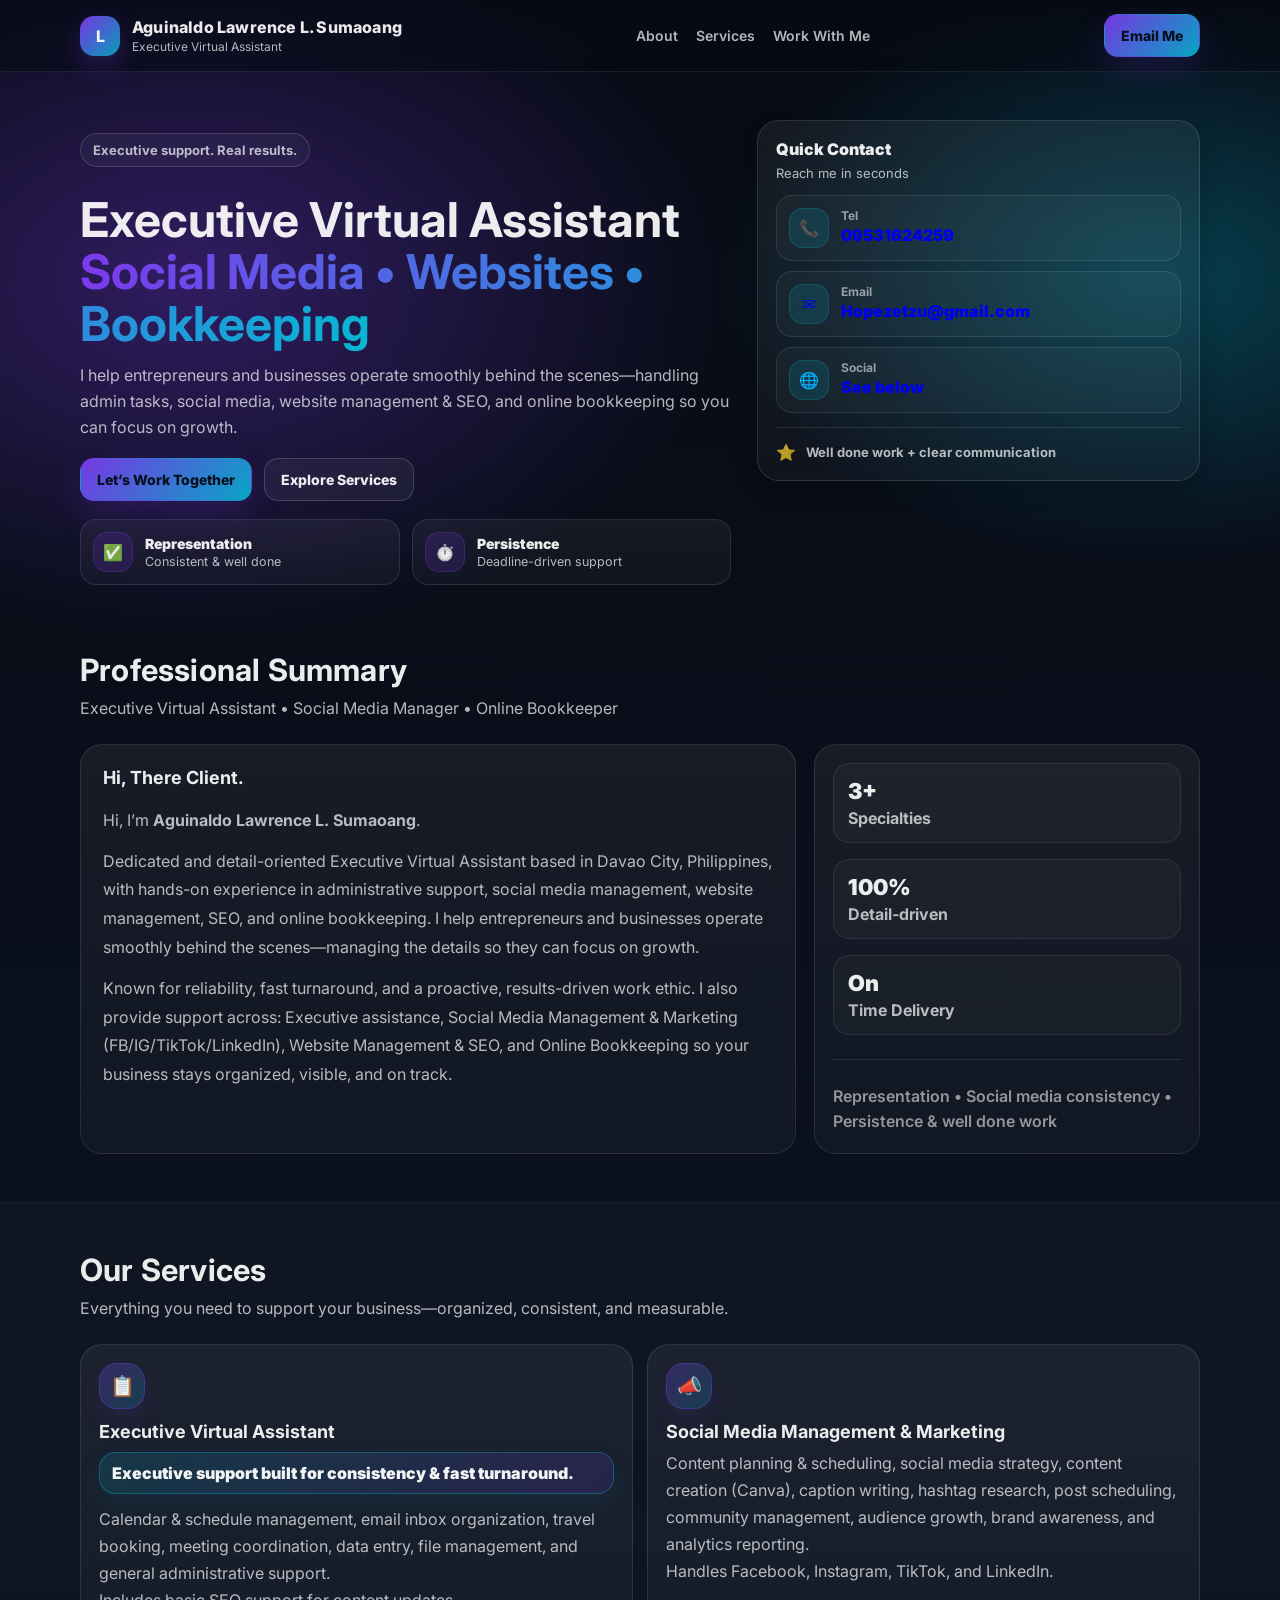
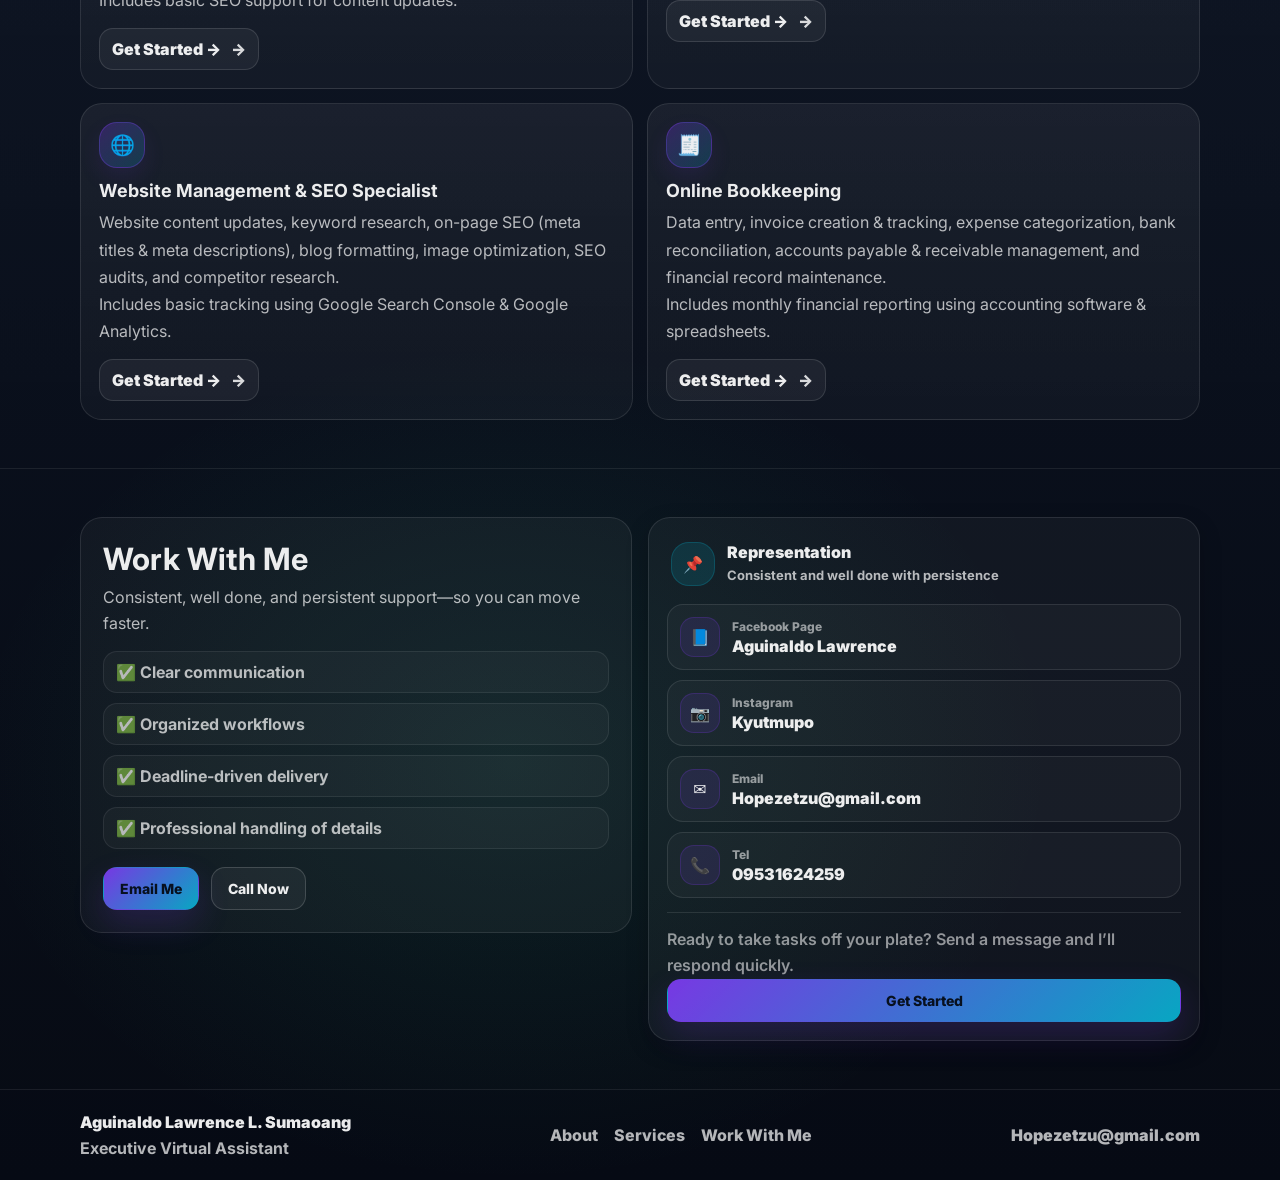
<file: index.html>
<!doctype html>
<html lang="en">
<head>
  <meta charset="UTF-8" />
  <meta name="viewport" content="width=device-width, initial-scale=1.0" />
  <title>Aguinaldo Lawrence L. Sumaoang | Executive Virtual Assistant</title>
  <meta name="description" content="Executive Virtual Assistant (Philippines) specializing in Executive Support, Social Media Management, Website Management & SEO, and Online Bookkeeping." />


  <link rel="preconnect" href="https://fonts.googleapis.com">
  <link rel="preconnect" href="https://fonts.gstatic.com" crossorigin>
  <link href="https://fonts.googleapis.com/css2?family=Inter:wght@400;500;600;700&display=swap" rel="stylesheet">

  <link rel="stylesheet" href="./style.css" />
</head>
<body>
  <a class="skip-link" href="#main">Skip to content</a>

  <header class="site-header">
    <div class="container header-inner">
      <div class="brand" aria-label="Brand">
        <div class="brand-mark" aria-hidden="true">L</div>
        <div>
          <div class="brand-name">Aguinaldo Lawrence L. Sumaoang</div>
          <div class="brand-tag">Executive Virtual Assistant</div>

        </div>
      </div>

      <nav class="nav" aria-label="Primary">
        <a href="#about" class="nav-link">About</a>
        <a href="#services" class="nav-link">Services</a>
        <a href="#work" class="nav-link">Work With Me</a>
      </nav>

      <div class="header-cta">
        <a class="btn btn-primary" href="mailto:Hopezetzu@gmail.com">Email Me</a>
        <button class="icon-btn nav-toggle" type="button" aria-label="Open menu" aria-expanded="false" aria-controls="mobileMenu">

          <span class="icon">☰</span>
        </button>
      </div>
    </div>

    <div id="mobileMenu" class="mobile-menu" aria-hidden="true">
      <div class="container mobile-menu-inner">
        <a href="#about" class="mobile-link">About</a>
        <a href="#services" class="mobile-link">Services</a>
        <a href="#work" class="mobile-link">Work With Me</a>
        <a class="btn btn-primary btn-block" href="mailto:Hopezetzu@gmail.com">Book a Call</a>
      </div>
    </div>
  </header>

  <main id="main">
    <section class="hero">
      <div class="container hero-inner">
        <div class="hero-copy">
          <p class="eyebrow">Executive support. Real results.</p>
          <h1>
            Executive Virtual Assistant
            <span class="highlight">Social Media • Websites • Bookkeeping</span>
          </h1>
          <p class="lead">
            I help entrepreneurs and businesses operate smoothly behind the scenes—handling admin tasks,
            social media, website management & SEO, and online bookkeeping so you can focus on growth.
          </p>


          <div class="hero-actions">
            <a class="btn btn-primary" href="mailto:Hopezetzu@gmail.com">Let’s Work Together</a>
            <a class="btn btn-ghost" href="#services">Explore Services</a>
          </div>

          <div class="hero-trust" role="list" aria-label="Highlights">
            <div class="trust-item" role="listitem">
              <div class="trust-icon" aria-hidden="true">✅</div>
              <div>
                <div class="trust-title">Representation</div>
                <div class="trust-sub">Consistent & well done</div>
              </div>
            </div>
            <div class="trust-item" role="listitem">
              <div class="trust-icon" aria-hidden="true">⏱️</div>
              <div>
                <div class="trust-title">Persistence</div>
                <div class="trust-sub">Deadline-driven support</div>
              </div>
            </div>
          </div>
        </div>

        <div class="hero-card" aria-label="Quick contact">
          <div class="hero-card-top">
          <div class="hero-card-title">Quick Contact</div>
          <div class="hero-card-sub">Reach me in seconds</div>

          </div>

          <div class="contact-list">
            <a class="contact-row" href="tel:09531624259">

              <span class="contact-badge" aria-hidden="true">📞</span>
              <span>
                <span class="contact-label">Tel</span>
                <span class="contact-value">09531624259</span>
              </span>
            </a>

            <a class="contact-row" href="mailto:Hopezetzu@gmail.com">

              <span class="contact-badge" aria-hidden="true">✉️</span>
              <span>
                <span class="contact-label">Email</span>
                <span class="contact-value">Hopezetzu@gmail.com</span>
              </span>
            </a>

            <a class="contact-row" href="#social" data-scroll>
              <span class="contact-badge" aria-hidden="true">🌐</span>
              <span>
                <span class="contact-label">Social</span>
                <span class="contact-value">See below</span>
              </span>
            </a>
          </div>

          <div class="hero-card-bottom">
            <div class="rating" aria-label="Quality statement">
              <div class="rating-star" aria-hidden="true">⭐</div>
              <div class="rating-text">Well done work + clear communication</div>
            </div>
          </div>
        </div>
      </div>
    </section>

    <section id="about" class="section">
      <div class="container">
        <div class="section-head">
          <h2>Professional Summary</h2>
          <p class="section-sub">Executive Virtual Assistant • Social Media Manager • Online Bookkeeper</p>

        </div>

        <div class="grid-2">
          <div class="about-panel">
            <h3>Hi, There Client.</h3>
          <p>
              Hi, I’m <strong>Aguinaldo Lawrence L. Sumaoang</strong>.
            </p>

            <p>
              Dedicated and detail-oriented Executive Virtual Assistant based in Davao City, Philippines, with hands-on experience in
              administrative support, social media management, website management, SEO, and online bookkeeping. I help
              entrepreneurs and businesses operate smoothly behind the scenes—managing the details so they can focus on growth.
            </p>
            <p>
              Known for reliability, fast turnaround, and a proactive, results-driven work ethic. I also provide support across:
              Executive assistance, Social Media Management & Marketing (FB/IG/TikTok/LinkedIn), Website Management & SEO,
              and Online Bookkeeping so your business stays organized, visible, and on track.
            </p>

          </div>

          <div class="stats-panel" aria-label="Service strengths">
            <div class="stat">
              <div class="stat-num">3+</div>
              <div class="stat-label">Specialties</div>
            </div>
            <div class="stat">
              <div class="stat-num">100%</div>
              <div class="stat-label">Detail-driven</div>
            </div>
            <div class="stat">
              <div class="stat-num">On</div>
              <div class="stat-label">Time Delivery</div>
            </div>
            <div class="divider"></div>
            <p class="small-muted">
              Representation • Social media consistency • Persistence & well done work
            </p>
          </div>
        </div>
      </div>
    </section>

    <section id="services" class="section section-alt">
      <div class="container">
        <div class="section-head">
          <h2>Our Services</h2>
          <p class="section-sub">Everything you need to support your business—organized, consistent, and measurable.</p>
        </div>

        <div class="cards">
          <article class="card" aria-label="Executive Virtual Assistant">
            <div class="card-icon" aria-hidden="true">📋</div>
            <h3>Executive Virtual Assistant</h3>
            <div class="rec-highlight" aria-label="Service highlight">
              Executive support built for consistency & fast turnaround.
            </div>
            <p>
              Calendar & schedule management, email inbox organization, travel booking, meeting coordination,
              data entry, file management, and general administrative support.
              <br />
              Includes basic SEO support for content updates.
            </p>
            <a class="link-btn" href="mailto:Hopezetzu@gmail.com?subject=Executive%20Virtual%20Assistant%20-%20Get%20Started">Get Started →</a>
          </article>


          <article class="card" aria-label="Social Media Management & Marketing">
            <div class="card-icon" aria-hidden="true">📣</div>
            <h3>Social Media Management &amp; Marketing</h3>
            <p>
              Content planning & scheduling, social media strategy, content creation (Canva), caption writing,
              hashtag research, post scheduling, community management, audience growth,
              brand awareness, and analytics reporting.
              <br />
              Handles Facebook, Instagram, TikTok, and LinkedIn.
            </p>
            <a class="link-btn" href="mailto:Hopezetzu@gmail.com?subject=Social%20Media%20Management%20-%20Get%20Started">Get Started →</a>
          </article>


          <article class="card" aria-label="Website Management & SEO Specialist">
            <div class="card-icon" aria-hidden="true">🌐</div>
            <h3>Website Management &amp; SEO Specialist</h3>
            <p>
              Website content updates, keyword research, on-page SEO (meta titles &amp; meta descriptions),
              blog formatting, image optimization, SEO audits, and competitor research.
              <br />
              Includes basic tracking using Google Search Console &amp; Google Analytics.
            </p>
            <a class="link-btn" href="mailto:Hopezetzu@gmail.com?subject=Website%20Management%20%26%20SEO%20-%20Get%20Started">Get Started →</a>
          </article>


          <article class="card" aria-label="Online Bookkeeping">
            <div class="card-icon" aria-hidden="true">🧾</div>
            <h3>Online Bookkeeping</h3>
            <p>
              Data entry, invoice creation &amp; tracking, expense categorization, bank reconciliation,
              accounts payable &amp; receivable management, and financial record maintenance.
              <br />
              Includes monthly financial reporting using accounting software &amp; spreadsheets.
            </p>
            <a class="link-btn" href="mailto:Hopezetzu@gmail.com?subject=Online%20Bookkeeping%20-%20Get%20Started">Get Started →</a>
          </article>

        </div>
      </div>
    </section>

    <section id="work" class="section">
      <div class="container">
        <div class="work-grid">
          <div class="work-copy">
            <div class="section-head" style="margin-bottom:14px;">
              <h2>Work With Me</h2>
              <p class="section-sub">Consistent, well done, and persistent support—so you can move faster.</p>
            </div>

            <div class="checklist" aria-label="What you get">
              <div class="check">✅ Clear communication</div>
              <div class="check">✅ Organized workflows</div>
              <div class="check">✅ Deadline-driven delivery</div>
              <div class="check">✅ Professional handling of details</div>
            </div>

            <div class="cta-band">
              <a class="btn btn-primary" href="mailto:Hopezetzu@gmail.com">Email Me</a>
              <a class="btn btn-ghost" href="tel:09531624259">Call Now</a>
            </div>
          </div>

          <div class="work-card" aria-label="Representation and contact">
            <div class="work-card-top">
              <div class="work-badge" aria-hidden="true">📌</div>
              <div>
                <div class="work-card-title">Representation</div>
                <div class="work-card-sub">Consistent and well done with persistence</div>
              </div>
            </div>

            <div id="social" class="social-block" aria-label="Social media and contact">
              <div class="social-row">
                <span class="social-icon" aria-hidden="true">📘</span>
                <div>
                  <div class="social-label">Facebook Page</div>
                  <div class="social-value">Aguinaldo Lawrence</div>

                </div>
              </div>
              <div class="social-row">
                <span class="social-icon" aria-hidden="true">📷</span>
                <div>
                  <div class="social-label">Instagram</div>
                  <div class="social-value">Kyutmupo</div>
                </div>
              </div>
              <div class="social-row">
                <span class="social-icon" aria-hidden="true">✉️</span>
                <div>
                  <div class="social-label">Email</div>
                  <div class="social-value">Hopezetzu@gmail.com</div>
                </div>
              </div>
              <div class="social-row">
                <span class="social-icon" aria-hidden="true">📞</span>
                <div>
                  <div class="social-label">Tel</div>
                  <div class="social-value">09531624259</div>
                </div>
              </div>
            </div>

            <div class="work-card-bottom">
              <p class="small-muted">
                Ready to take tasks off your plate? Send a message and I’ll respond quickly.
              </p>
              <a class="btn btn-primary btn-block" href="mailto:Hopezetzu@gmail.com?subject=Website%20/%20VA%20Services%20Inquiry">Get Started</a>

            </div>
          </div>
        </div>
      </div>
    </section>
  </main>

  <footer class="footer" id="contact">

    <div class="container footer-inner">
            <div class="footer-left">
        <div class="footer-brand">Aguinaldo Lawrence L. Sumaoang</div>
        <div class="footer-copy">Executive Virtual Assistant</div>
      </div>


      <div class="footer-links" aria-label="Footer links">

        <a href="#about">About</a>
        <a href="#services">Services</a>
        <a href="#work">Work With Me</a>
      </div>

      <div class="footer-right">
        <a class="footer-contact" href="mailto:Hopezetzu@gmail.com">Hopezetzu@gmail.com</a>
      </div>
    </div>
  </footer>

  <script src="./script.js" defer></script>
</body>
</html>
</file>
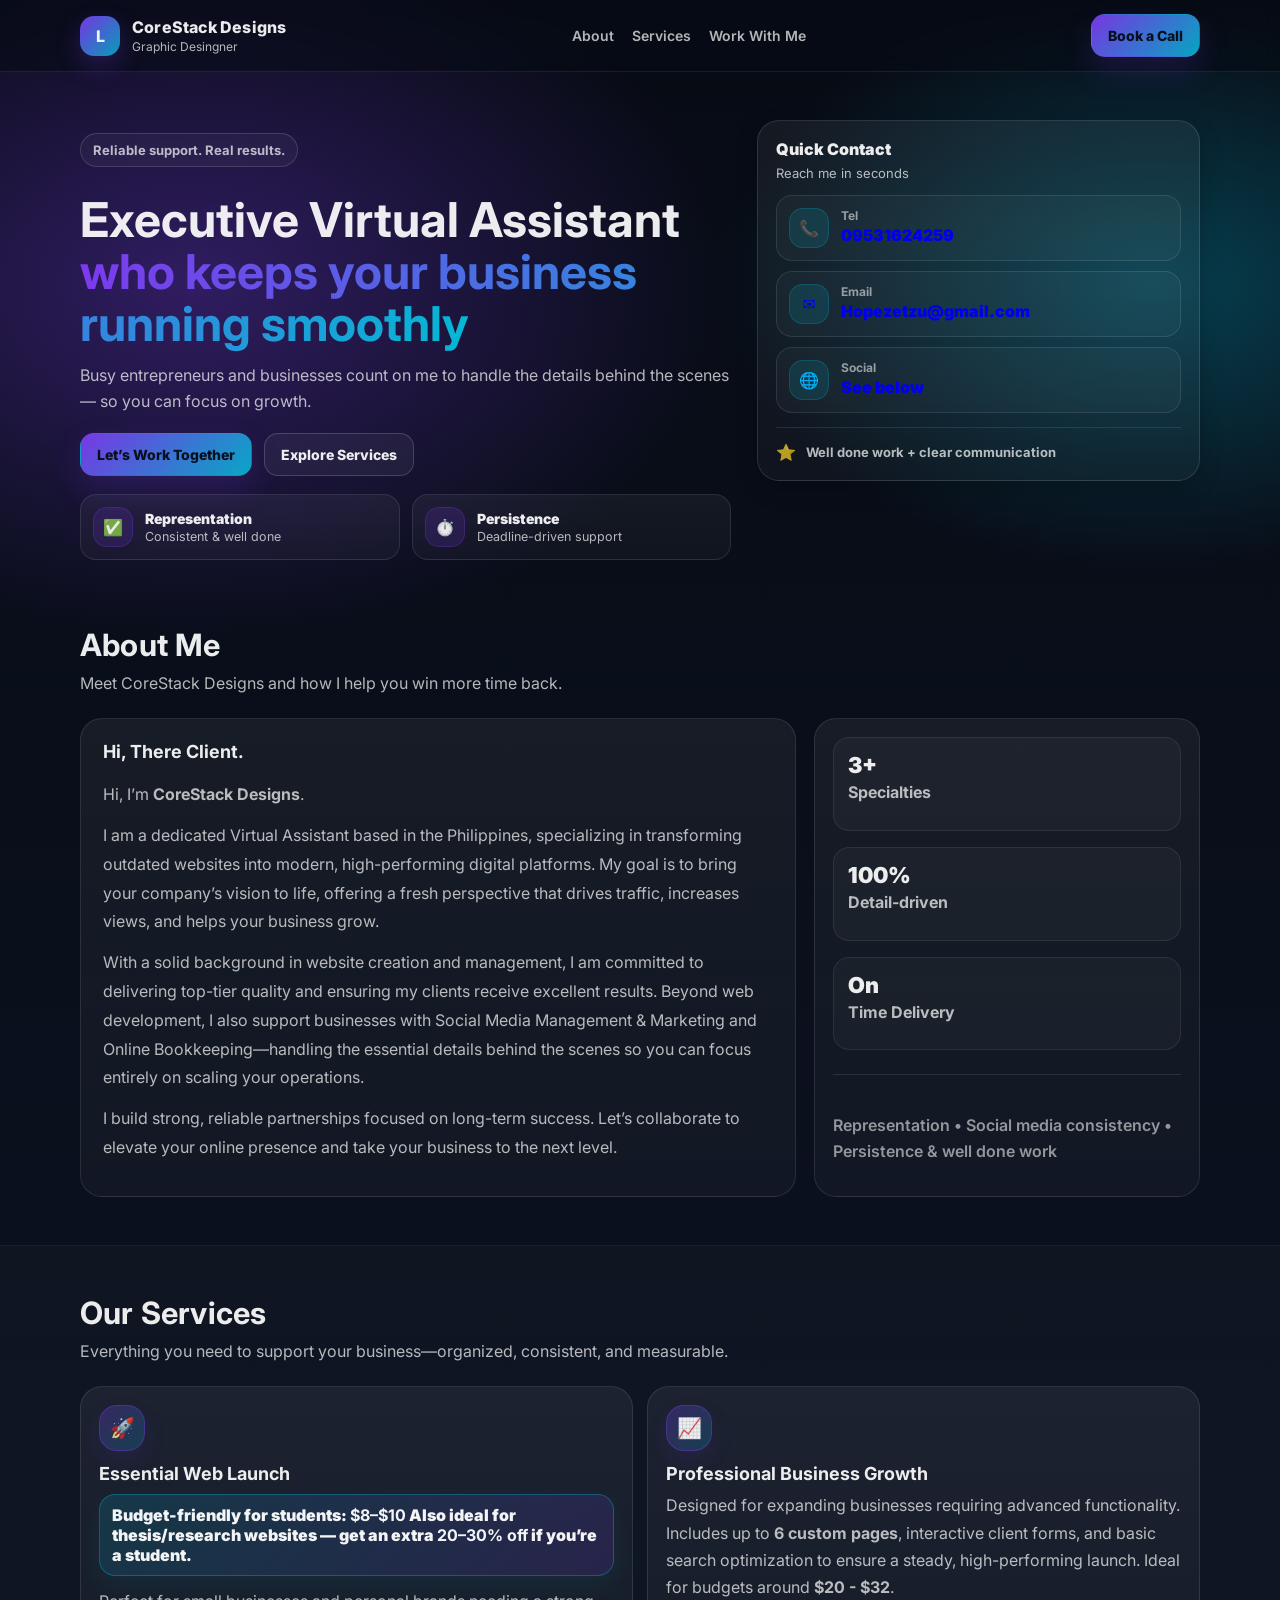
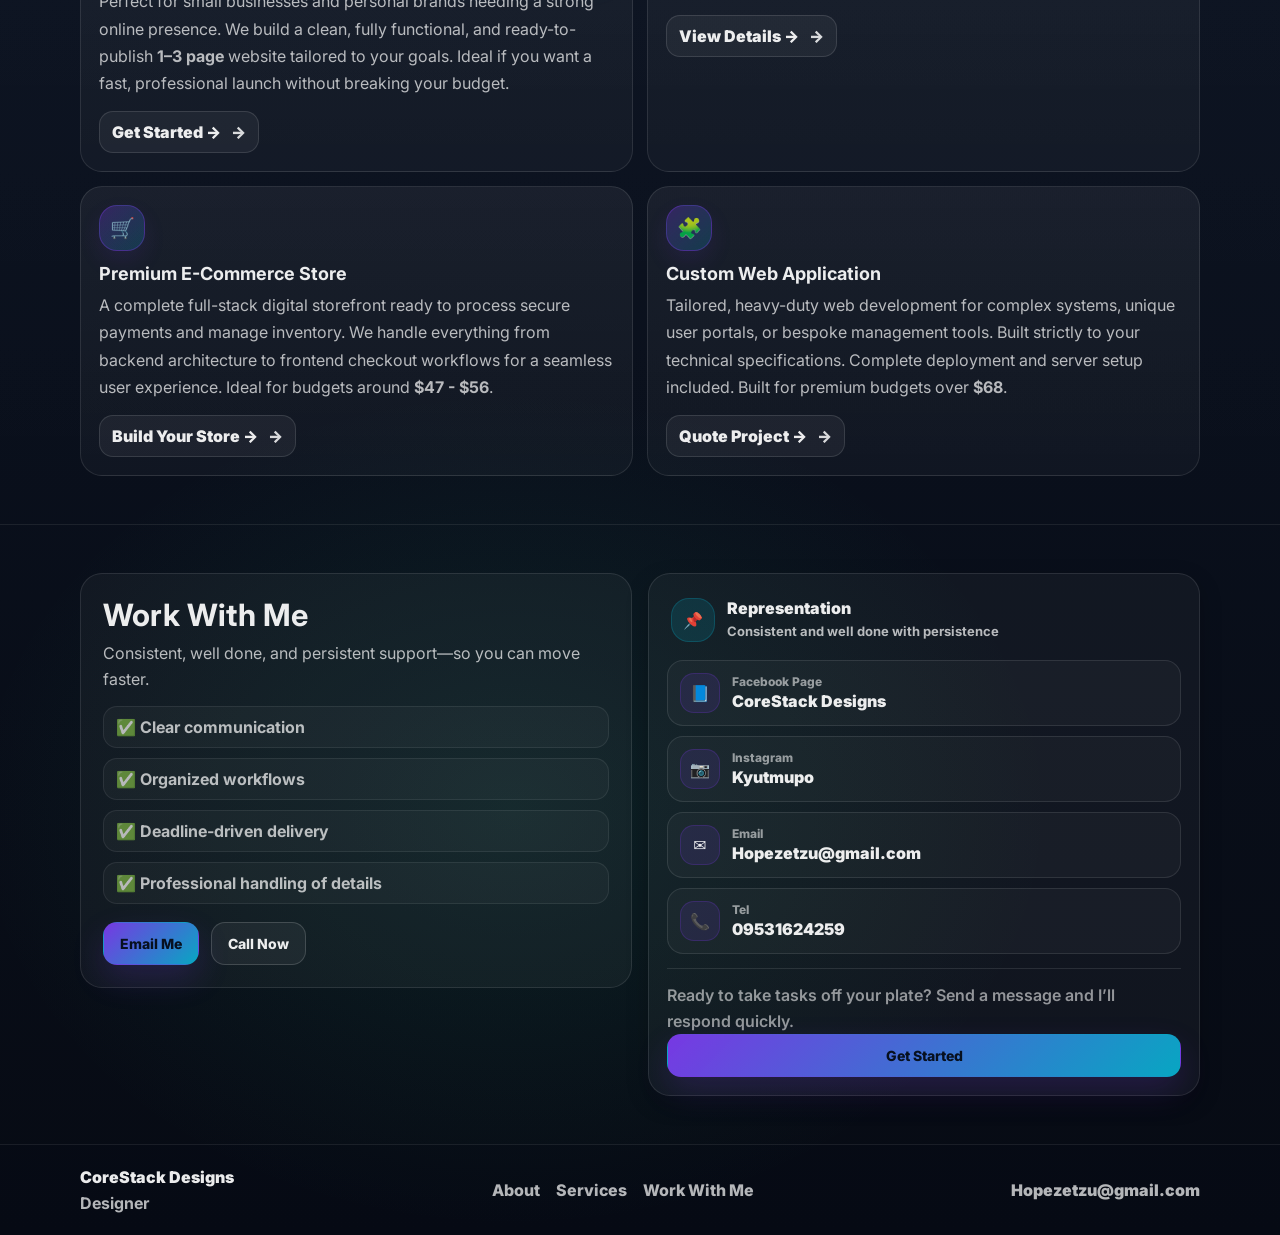
<file: text.html>
<!doctype html>
<html lang="en">
<head>
  <meta charset="UTF-8" />
  <meta name="viewport" content="width=device-width, initial-scale=1.0" />
  <title>Lawrence | Executive Virtual Assistant</title>
  <meta name="description" content="Executive Virtual Assistant (Philippines) specializing in Social Media Management, Website Management & SEO, and Online Bookkeeping." />

  <link rel="preconnect" href="https://fonts.googleapis.com">
  <link rel="preconnect" href="https://fonts.gstatic.com" crossorigin>
  <link href="https://fonts.googleapis.com/css2?family=Inter:wght@400;500;600;700&display=swap" rel="stylesheet">

  <link rel="stylesheet" href="./style.css" />
</head>
<body>
  <a class="skip-link" href="#main">Skip to content</a>

  <header class="site-header">
    <div class="container header-inner">
      <div class="brand" aria-label="Brand">
        <div class="brand-mark" aria-hidden="true">L</div>
        <div>
          <div class="brand-name">CoreStack Designs</div>
          <div class="brand-tag">Graphic Desingner</div>
        </div>
      </div>

      <nav class="nav" aria-label="Primary">
        <a href="#about" class="nav-link">About</a>
        <a href="#services" class="nav-link">Services</a>
        <a href="#work" class="nav-link">Work With Me</a>
      </nav>

      <div class="header-cta">
        <a class="btn btn-primary" href="mailto:Hopezetzu@gmail.com">Book a Call</a>
        <button class="icon-btn nav-toggle" type="button" aria-label="Open menu" aria-expanded="false" aria-controls="mobileMenu">
          <span class="icon">☰</span>
        </button>
      </div>
    </div>

    <div id="mobileMenu" class="mobile-menu" aria-hidden="true">
      <div class="container mobile-menu-inner">
        <a href="#about" class="mobile-link">About</a>
        <a href="#services" class="mobile-link">Services</a>
        <a href="#work" class="mobile-link">Work With Me</a>
        <a class="btn btn-primary btn-block" href="mailto:Hopezetzu@gmail.com">Book a Call</a>
      </div>
    </div>
  </header>

  <main id="main">
    <section class="hero">
      <div class="container hero-inner">
        <div class="hero-copy">
          <p class="eyebrow">Reliable support. Real results.</p>
          <h1>
            Executive Virtual Assistant
            <span class="highlight">who keeps your business running smoothly</span>
          </h1>
          <p class="lead">
            Busy entrepreneurs and businesses count on me to handle the details behind the scenes—
            so you can focus on growth.
          </p>

          <div class="hero-actions">
            <a class="btn btn-primary" href="mailto:Hopezetzu@gmail.com">Let’s Work Together</a>
            <a class="btn btn-ghost" href="#services">Explore Services</a>
          </div>

          <div class="hero-trust" role="list" aria-label="Highlights">
            <div class="trust-item" role="listitem">
              <div class="trust-icon" aria-hidden="true">✅</div>
              <div>
                <div class="trust-title">Representation</div>
                <div class="trust-sub">Consistent & well done</div>
              </div>
            </div>
            <div class="trust-item" role="listitem">
              <div class="trust-icon" aria-hidden="true">⏱️</div>
              <div>
                <div class="trust-title">Persistence</div>
                <div class="trust-sub">Deadline-driven support</div>
              </div>
            </div>
          </div>
        </div>

        <div class="hero-card" aria-label="Quick contact">
          <div class="hero-card-top">
            <div class="hero-card-title">Quick Contact</div>
            <div class="hero-card-sub">Reach me in seconds</div>
          </div>

          <div class="contact-list">
            <a class="contact-row" href="tel:09531624259">
              <span class="contact-badge" aria-hidden="true">📞</span>
              <span>
                <span class="contact-label">Tel</span>
                <span class="contact-value">09531624259</span>
              </span>
            </a>

            <a class="contact-row" href="mailto:Hopezetzu@gmail.com">
              <span class="contact-badge" aria-hidden="true">✉️</span>
              <span>
                <span class="contact-label">Email</span>
                <span class="contact-value">Hopezetzu@gmail.com</span>
              </span>
            </a>

            <a class="contact-row" href="#social" data-scroll>
              <span class="contact-badge" aria-hidden="true">🌐</span>
              <span>
                <span class="contact-label">Social</span>
                <span class="contact-value">See below</span>
              </span>
            </a>
          </div>

          <div class="hero-card-bottom">
            <div class="rating" aria-label="Quality statement">
              <div class="rating-star" aria-hidden="true">⭐</div>
              <div class="rating-text">Well done work + clear communication</div>
            </div>
          </div>
        </div>
      </div>
    </section>

    <section id="about" class="section">
      <div class="container">
        <div class="section-head">
          <h2>About Me</h2>
          <p class="section-sub">Meet CoreStack Designs and how I help you win more time back.</p>
        </div>

        <div class="grid-2">
          <div class="about-panel">
            <h3>Hi, There Client.</h3>
            <p>
              Hi, I’m <strong>CoreStack Designs</strong>.
            </p>
            <p>
              I am a dedicated Virtual Assistant based in the Philippines, specializing in transforming outdated websites into
              modern, high-performing digital platforms. My goal is to bring your company’s vision to life, offering a fresh
              perspective that drives traffic, increases views, and helps your business grow.
            </p>
            <p>
              With a solid background in website creation and management, I am committed to delivering top-tier quality and
              ensuring my clients receive excellent results. Beyond web development, I also support businesses with Social Media
              Management & Marketing and Online Bookkeeping—handling the essential details behind the scenes so you can focus
              entirely on scaling your operations.
            </p>
            <p>
              I build strong, reliable partnerships focused on long-term success. Let’s collaborate to elevate your online presence
              and take your business to the next level.
            </p>
          </div>

          <div class="stats-panel" aria-label="Service strengths">
            <div class="stat">
              <div class="stat-num">3+</div>
              <div class="stat-label">Specialties</div>
            </div>
            <div class="stat">
              <div class="stat-num">100%</div>
              <div class="stat-label">Detail-driven</div>
            </div>
            <div class="stat">
              <div class="stat-num">On</div>
              <div class="stat-label">Time Delivery</div>
            </div>
            <div class="divider"></div>
            <p class="small-muted">
              Representation • Social media consistency • Persistence & well done work
            </p>
          </div>
        </div>
      </div>
    </section>

    <section id="services" class="section section-alt">
      <div class="container">
        <div class="section-head">
          <h2>Our Services</h2>
          <p class="section-sub">Everything you need to support your business—organized, consistent, and measurable.</p>
        </div>

        <div class="cards">
          <article class="card" aria-label="Essential Web Launch">
            <div class="card-icon" aria-hidden="true">🚀</div>
            <h3>Essential Web Launch</h3>
            <div class="rec-highlight" aria-label="Budget friendly highlight">
              Budget-friendly for students: <strong>$8–$10</strong>
              <span class="rec-sub">Also ideal for thesis/research websites — get an extra <strong>20–30% off</strong> if you’re a student.</span>
            </div>
            <p>
              Perfect for small businesses and personal brands needing a strong online presence.
              We build a clean, fully functional, and ready-to-publish <strong>1–3 page</strong> website tailored to your goals.
              Ideal if you want a fast, professional launch without breaking your budget.
            </p>
            <a class="link-btn" href="mailto:Hopezetzu@gmail.com?subject=Essential%20Web%20Launch%20-%20Get%20Started">Get Started →</a>
          </article>

          <article class="card" aria-label="Professional Business Growth">
            <div class="card-icon" aria-hidden="true">📈</div>
            <h3>Professional Business Growth</h3>
            <p>
              Designed for expanding businesses requiring advanced functionality.
              Includes up to <strong>6 custom pages</strong>, interactive client forms, and basic search optimization to ensure a
              steady, high-performing launch.
              Ideal for budgets around <strong>$20 - $32</strong>.
            </p>
            <a class="link-btn" href="mailto:Hopezetzu@gmail.com?subject=Professional%20Business%20Growth%20-%20View%20Details">View Details →</a>
          </article>

          <article class="card" aria-label="Premium E-Commerce Store">
            <div class="card-icon" aria-hidden="true">🛒</div>
            <h3>Premium E-Commerce Store</h3>
            <p>
              A complete full-stack digital storefront ready to process secure payments and manage inventory.
              We handle everything from backend architecture to frontend checkout workflows for a seamless user experience.
              Ideal for budgets around <strong>$47 - $56</strong>.
            </p>
            <a class="link-btn" href="mailto:Hopezetzu@gmail.com?subject=Premium%20E-Commerce%20Store%20-%20Build%20Your%20Store">Build Your Store →</a>
          </article>

          <article class="card" aria-label="Custom Web Application">
            <div class="card-icon" aria-hidden="true">🧩</div>
            <h3>Custom Web Application</h3>
            <p>
              Tailored, heavy-duty web development for complex systems, unique user portals, or bespoke management tools.
              Built strictly to your technical specifications. Complete deployment and server setup included.
              Built for premium budgets over <strong>$68</strong>.
            </p>
            <a class="link-btn" href="mailto:Hopezetzu@gmail.com?subject=Custom%20Web%20Application%20-%20Quote%20Project">Quote Project →</a>
          </article>
        </div>
      </div>
    </section>

    <section id="work" class="section">
      <div class="container">
        <div class="work-grid">
          <div class="work-copy">
            <div class="section-head" style="margin-bottom:14px;">
              <h2>Work With Me</h2>
              <p class="section-sub">Consistent, well done, and persistent support—so you can move faster.</p>
            </div>

            <div class="checklist" aria-label="What you get">
              <div class="check">✅ Clear communication</div>
              <div class="check">✅ Organized workflows</div>
              <div class="check">✅ Deadline-driven delivery</div>
              <div class="check">✅ Professional handling of details</div>
            </div>

            <div class="cta-band">
              <a class="btn btn-primary" href="mailto:Hopezetzu@gmail.com">Email Me</a>
              <a class="btn btn-ghost" href="tel:09531624259">Call Now</a>
            </div>
          </div>

          <div class="work-card" aria-label="Representation and contact">
            <div class="work-card-top">
              <div class="work-badge" aria-hidden="true">📌</div>
              <div>
                <div class="work-card-title">Representation</div>
                <div class="work-card-sub">Consistent and well done with persistence</div>
              </div>
            </div>

            <div id="social" class="social-block" aria-label="Social media and contact">
              <div class="social-row">
                <span class="social-icon" aria-hidden="true">📘</span>
                <div>
                  <div class="social-label">Facebook Page</div>
                  <div class="social-value">CoreStack Designs</div>
                </div>
              </div>
              <div class="social-row">
                <span class="social-icon" aria-hidden="true">📷</span>
                <div>
                  <div class="social-label">Instagram</div>
                  <div class="social-value">Kyutmupo</div>
                </div>
              </div>
              <div class="social-row">
                <span class="social-icon" aria-hidden="true">✉️</span>
                <div>
                  <div class="social-label">Email</div>
                  <div class="social-value">Hopezetzu@gmail.com</div>
                </div>
              </div>
              <div class="social-row">
                <span class="social-icon" aria-hidden="true">📞</span>
                <div>
                  <div class="social-label">Tel</div>
                  <div class="social-value">09531624259</div>
                </div>
              </div>
            </div>

            <div class="work-card-bottom">
              <p class="small-muted">
                Ready to take tasks off your plate? Send a message and I’ll respond quickly.
              </p>
              <a class="btn btn-primary btn-block" href="mailto:Hopezetzu@gmail.com?subject=Website%20/%20VA%20Services%20Inquiry">Get Started</a>
            </div>
          </div>
        </div>
      </div>
    </section>
  </main>

  <footer class="footer">
    <div class="container footer-inner">
      <div class="footer-left">
        <div class="footer-brand">CoreStack Designs</div>
        <div class="footer-copy">Designer</div>
      </div>

      <div class="footer-links" aria-label="Footer links">
        <a href="#about">About</a>
        <a href="#services">Services</a>
        <a href="#work">Work With Me</a>
      </div>

      <div class="footer-right">
        <a class="footer-contact" href="mailto:Hopezetzu@gmail.com">Hopezetzu@gmail.com</a>
      </div>
    </div>
  </footer>

  <script src="./script.js" defer></script>
</body>
</html>
</file>
<file: style.css>
:root{
  --bg: #0b1220;
  --panel: rgba(255,255,255,.06);
  --panel-2: rgba(255,255,255,.08);
  --text: rgba(255,255,255,.92);
  --muted: rgba(255,255,255,.70);
  --muted-2: rgba(255,255,255,.55);
  --border: rgba(255,255,255,.14);

  --brand: #7c3aed; /* purple */
  --brand-2: #06b6d4; /* cyan */
  --good: #34d399;

  --shadow: 0 12px 40px rgba(0,0,0,.35);
  --shadow-soft: 0 8px 22px rgba(0,0,0,.22);

  --radius-lg: 22px;
  --radius-md: 16px;
  --radius-sm: 12px;

  --container: 1120px;
}

*{ box-sizing: border-box; }
html{ scroll-behavior: smooth; }
body{
  margin:0;
  font-family: Inter, system-ui, -apple-system, Segoe UI, Roboto, Arial, sans-serif;
  background:
    radial-gradient(900px 600px at 15% 10%, rgba(124,58,237,.35), transparent 60%),
    radial-gradient(800px 520px at 90% 10%, rgba(6,182,212,.30), transparent 55%),
    radial-gradient(900px 700px at 40% 85%, rgba(52,211,153,.10), transparent 60%),
    linear-gradient(180deg, #070b14 0%, var(--bg) 55%, #070b14 100%);
  color: var(--text);
}

.skip-link{
  position:absolute;
  top:-100px;
  left:0;
  background:#fff;
  color:#000;
  padding:10px 14px;
  border-radius:10px;
  z-index:9999;
}
.skip-link:focus{ top:12px; left:12px; }

.container{
  width: min(var(--container), calc(100% - 32px));
  margin: 0 auto;
}

.site-header{
  position: sticky;
  top: 0;
  z-index: 50;
  background: rgba(7,11,20,.55);
  backdrop-filter: blur(10px);
  border-bottom: 1px solid rgba(255,255,255,.08);
}

.header-inner{
  display:flex;
  align-items:center;
  justify-content: space-between;
  padding: 14px 0;
}

.brand{ display:flex; align-items:center; gap:12px; }
.brand-mark{
  width:40px; height:40px;
  display:grid; place-items:center;
  border-radius: 14px;
  background: linear-gradient(135deg, rgba(124,58,237,.95), rgba(6,182,212,.85));
  box-shadow: 0 10px 24px rgba(124,58,237,.25);
  font-weight: 800;
}
.brand-name{ font-weight: 800; letter-spacing: .2px; }
.brand-tag{ font-size: 12px; color: var(--muted); margin-top: 2px; }

.nav{
  display:flex;
  align-items:center;
  gap: 18px;
}
.nav-link{
  color: var(--muted);
  text-decoration:none;
  font-weight: 600;
  font-size: 14px;
}
.nav-link:hover{ color: var(--text); }

.header-cta{ display:flex; align-items:center; gap: 12px; }

.icon-btn{
  display:none;
  background: transparent;
  border: 1px solid rgba(255,255,255,.14);
  color: var(--text);
  border-radius: 14px;
  padding: 10px 12px;
}

.hero{
  padding: 48px 0 18px;
}

.hero-inner{
  display:grid;
  grid-template-columns: 1.25fr .85fr;
  gap: 26px;
  align-items: start;
}

.eyebrow{
  display:inline-block;
  padding: 8px 12px;
  border: 1px solid rgba(255,255,255,.14);
  border-radius: 999px;
  color: var(--muted);
  font-weight: 700;
  font-size: 13px;
  background: rgba(255,255,255,.04);
}

h1{
  margin: 14px 0 14px;
  line-height: 1.08;
  font-size: clamp(32px, 4vw, 48px);
}
.highlight{
  background: linear-gradient(90deg, rgba(124,58,237,1), rgba(6,182,212,1));
  -webkit-background-clip: text;
  background-clip: text;
  color: transparent;
}

.lead{ margin: 0 0 18px; color: var(--muted); font-size: 16px; line-height: 1.6; }

.hero-actions{ display:flex; gap: 12px; flex-wrap: wrap; margin-top: 10px; }

.btn{
  display:inline-flex;
  align-items:center;
  justify-content:center;
  gap: 10px;
  padding: 12px 16px;
  border-radius: 14px;
  text-decoration:none;
  font-weight: 800;
  font-size: 14px;
  border: 1px solid transparent;
  transition: transform .15s ease, box-shadow .15s ease, background .15s ease, border-color .15s ease;
}
.btn:active{ transform: translateY(1px); }

.btn-primary{
  background: linear-gradient(135deg, rgba(124,58,237,.95), rgba(6,182,212,.9));
  box-shadow: 0 14px 32px rgba(124,58,237,.18);
  color: #07101f;
}
.btn-primary:hover{ box-shadow: 0 18px 44px rgba(124,58,237,.25); }

.btn-ghost{
  background: rgba(255,255,255,.05);
  border-color: rgba(255,255,255,.16);
  color: var(--text);
}
.btn-ghost:hover{ border-color: rgba(255,255,255,.28); background: rgba(255,255,255,.08); }

.btn-block{ width: 100%; }

.hero-trust{
  margin-top: 18px;
  display:grid;
  grid-template-columns: 1fr 1fr;
  gap: 12px;
}
.trust-item{
  background: rgba(255,255,255,.04);
  border: 1px solid rgba(255,255,255,.10);
  border-radius: var(--radius-md);
  padding: 12px;
  display:flex;
  gap: 12px;
  align-items: center;
}
.trust-icon{
  width: 40px;
  height: 40px;
  display:grid;
  place-items:center;
  border-radius: 14px;
  background: rgba(124,58,237,.16);
  border: 1px solid rgba(124,58,237,.25);
}
.trust-title{ font-weight: 900; font-size: 14px; }
.trust-sub{ color: var(--muted); font-size: 12.5px; margin-top: 2px; }

.hero-card{
  background: rgba(255,255,255,.05);
  border: 1px solid rgba(255,255,255,.12);
  border-radius: var(--radius-lg);
  box-shadow: var(--shadow-soft);
  overflow:hidden;
}

.hero-card-top{
  padding: 18px 18px 0;
}
.hero-card-title{ font-weight: 950; font-size: 16px; }
.hero-card-sub{ margin-top: 6px; color: var(--muted); font-size: 13px; }

.contact-list{ padding: 14px 18px 14px; display:flex; flex-direction: column; gap: 10px; }
.contact-row{
  text-decoration:none;
  display:flex;
  gap: 12px;
  align-items:flex-start;
  padding: 12px;
  border-radius: 16px;
  border: 1px solid rgba(255,255,255,.10);
  background: rgba(255,255,255,.03);
  transition: transform .15s ease, border-color .15s ease, background .15s ease;
}
.contact-row:hover{
  transform: translateY(-1px);
  border-color: rgba(255,255,255,.22);
  background: rgba(255,255,255,.05);
}
.contact-badge{
  width: 40px; height: 40px;
  display:grid; place-items:center;
  border-radius: 14px;
  background: rgba(6,182,212,.14);
  border: 1px solid rgba(6,182,212,.22);
}
.contact-label{ display:block; color: var(--muted-2); font-size: 12px; font-weight: 700; }
.contact-value{ display:block; font-weight: 900; margin-top: 2px; }

.hero-card-bottom{ padding: 0 18px 18px; }
.rating{
  border-top: 1px solid rgba(255,255,255,.10);
  padding-top: 14px;
  display:flex;
  gap: 10px;
  align-items:center;
  color: var(--muted);
}
.rating-star{ filter: saturate(1.1); }
.rating-text{ font-weight: 700; font-size: 13px; }

.section{ padding: 48px 0; }
.section-alt{
  background: linear-gradient(180deg, rgba(255,255,255,.02), rgba(255,255,255,.00));
  border-top: 1px solid rgba(255,255,255,.06);
  border-bottom: 1px solid rgba(255,255,255,.06);
}

.section-head{ margin-bottom: 22px; }
.section-head h2{ margin:0; font-size: clamp(24px, 2.4vw, 32px); letter-spacing: .2px; }
.section-sub{ margin: 8px 0 0; color: var(--muted); line-height: 1.6; max-width: 70ch; }

.grid-2{ display:grid; grid-template-columns: 1.3fr .7fr; gap: 18px; }

.about-panel{
  background: rgba(255,255,255,.04);
  border: 1px solid rgba(255,255,255,.10);
  border-radius: var(--radius-lg);
  padding: 22px;
}
.about-panel h3{ margin-top: 0; font-size: 18px; }
.about-panel p{ color: var(--muted); line-height: 1.8; margin: 12px 0; }
.about-cta{ color: var(--text); font-weight: 800; margin-top: 16px; }

.stats-panel{
  background: rgba(255,255,255,.04);
  border: 1px solid rgba(255,255,255,.10);
  border-radius: var(--radius-lg);
  padding: 18px;
  display:grid;
  grid-template-columns: 1fr;
  gap: 16px;
}
.stat{
  padding: 14px;
  border-radius: 16px;
  background: rgba(255,255,255,.03);
  border: 1px solid rgba(255,255,255,.08);
}
.stat-num{ font-size: 22px; font-weight: 950; }
.stat-label{ color: var(--muted); font-weight: 700; margin-top: 4px; }
.divider{ height: 1px; background: rgba(255,255,255,.10); margin: 8px 0; }
.small-muted{ color: var(--muted-2); margin: 0; line-height: 1.6; font-weight: 600; }

.cards{ display:grid; grid-template-columns: repeat(2, 1fr); gap: 14px; }
.card{
  background: rgba(255,255,255,.04);
  border: 1px solid rgba(255,255,255,.10);
  border-radius: var(--radius-lg);
  padding: 18px;
  box-shadow: 0 0 0 rgba(0,0,0,0);
  transition: transform .18s ease, border-color .18s ease, background .18s ease;
}
.card:hover{
  transform: translateY(-2px);
  border-color: rgba(255,255,255,.20);
  background: rgba(255,255,255,.06);
}
.card-icon{
  width: 46px; height: 46px;
  display:grid; place-items:center;
  border-radius: 18px;
  background: linear-gradient(135deg, rgba(124,58,237,.28), rgba(6,182,212,.20));
  border: 1px solid rgba(124,58,237,.35);
  box-shadow: 0 10px 22px rgba(124,58,237,.10);
  font-size: 20px;
}

/* Make front sections look more colorful/presentable */
.card{
  background: linear-gradient(180deg, rgba(255,255,255,.06), rgba(255,255,255,.03));
}

.trust-item{
  background: linear-gradient(180deg, rgba(255,255,255,.05), rgba(255,255,255,.03));
}

.about-panel,
.work-copy,
.work-card,
.hero-card,
.stats-panel{
  background: linear-gradient(180deg, rgba(255,255,255,.06), rgba(255,255,255,.03));
}

.card h3{ margin: 12px 0 8px; font-size: 18px; }
.card p{ margin: 0 0 14px; color: var(--muted); line-height: 1.7; }

.link-btn{
  color: rgba(255,255,255,.92);
  text-decoration:none;
  font-weight: 900;
  display:inline-flex;
  gap: 10px;
  align-items:center;
  padding: 10px 12px;
  border-radius: 14px;
  background: rgba(255,255,255,.05);
  border: 1px solid rgba(255,255,255,.12);
}
.link-btn::after{ content: "→"; opacity: .9; }
.link-btn:hover{ border-color: rgba(255,255,255,.22); background: rgba(255,255,255,.08); }

.work-grid{ display:grid; grid-template-columns: 1fr 1fr; gap: 16px; align-items: start; }

.work-copy{
  background: rgba(255,255,255,.04);
  border: 1px solid rgba(255,255,255,.10);
  border-radius: var(--radius-lg);
  padding: 22px;
}

.checklist{ display:grid; gap: 10px; margin-top: 8px; }
.check{ padding: 10px 12px; border-radius: 14px; background: rgba(255,255,255,.03); border: 1px solid rgba(255,255,255,.08); color: var(--muted); font-weight: 700; }

.cta-band{ display:flex; gap: 12px; flex-wrap: wrap; margin-top: 18px; }

.work-card{
  background: rgba(255,255,255,.04);
  border: 1px solid rgba(255,255,255,.10);
  border-radius: var(--radius-lg);
  padding: 18px;
  box-shadow: var(--shadow-soft);
}
.work-card-top{ display:flex; gap: 12px; align-items:flex-start; padding: 6px 4px 12px; }
.work-badge{
  width: 44px; height: 44px;
  display:grid; place-items:center;
  border-radius: 18px;
  background: rgba(6,182,212,.14);
  border: 1px solid rgba(6,182,212,.22);
}
.work-card-title{ font-weight: 950; }
.work-card-sub{ color: var(--muted); margin-top: 4px; font-weight: 700; line-height: 1.4; font-size: 13px; }

.social-block{ display:grid; gap: 10px; padding: 6px 0 14px; }
.social-row{
  display:flex;
  gap: 12px;
  align-items:center;
  padding: 12px;
  border-radius: 16px;
  border: 1px solid rgba(255,255,255,.10);
  background: rgba(255,255,255,.03);
}
.social-icon{
  width: 40px; height: 40px;
  display:grid; place-items:center;
  border-radius: 14px;
  background: rgba(124,58,237,.12);
  border: 1px solid rgba(124,58,237,.22);
}
.social-label{ color: var(--muted-2); font-size: 12px; font-weight: 800; }
.social-value{ font-weight: 950; margin-top: 2px; }

.work-card-bottom{ border-top: 1px solid rgba(255,255,255,.10); padding-top: 14px; }

.rec-highlight{
  margin: 10px 0 12px;
  padding: 10px 12px;
  border-radius: 16px;
  font-weight: 900;
  color: rgba(255,255,255,.95);
  border: 1px solid rgba(6,182,212,.35);
  background: linear-gradient(135deg, rgba(6,182,212,.16), rgba(124,58,237,.16));
  box-shadow: 0 10px 26px rgba(6,182,212,.08);
}


.footer{
  border-top: 1px solid rgba(255,255,255,.08);
  padding: 22px 0;
  background: rgba(7,11,20,.25);
}
.footer-inner{ display:flex; gap: 16px; align-items:center; justify-content: space-between; flex-wrap: wrap; }
.footer-brand{ font-weight: 950; }
.footer-copy{ color: var(--muted); margin-top: 6px; font-weight: 700; }
.footer-links{ display:flex; gap: 16px; flex-wrap: wrap; }
.footer-links a{ color: var(--muted); text-decoration:none; font-weight: 800; }
.footer-links a:hover{ color: var(--text); }
.footer-contact{ color: var(--muted); text-decoration:none; font-weight: 900; }
.footer-contact:hover{ color: var(--text); }

.mobile-menu{
  display:none;
}

@media (max-width: 920px){
  .hero-inner{ grid-template-columns: 1fr; }
  .grid-2{ grid-template-columns: 1fr; }
  .cards{ grid-template-columns: 1fr; }
  .work-grid{ grid-template-columns: 1fr; }
  .hero-trust{ grid-template-columns: 1fr; }
}

@media (max-width: 720px){
  .nav{ display:none; }
  .icon-btn{ display:inline-flex; align-items:center; justify-content:center; }

  .mobile-menu{
    display:block;
    max-height: 0;
    overflow:hidden;
    transition: max-height .25s ease;
  }
  .mobile-menu.open{ max-height: 320px; }
  .mobile-menu-inner{
    padding: 0 0 14px;
    display:flex;
    flex-direction: column;
    gap: 10px;
  }
  .mobile-link{
    padding: 12px 14px;
    border-radius: 14px;
    background: rgba(255,255,255,.03);
    border: 1px solid rgba(255,255,255,.10);
    text-decoration:none;
    color: var(--text);
    font-weight: 900;
  }
}
</file>
